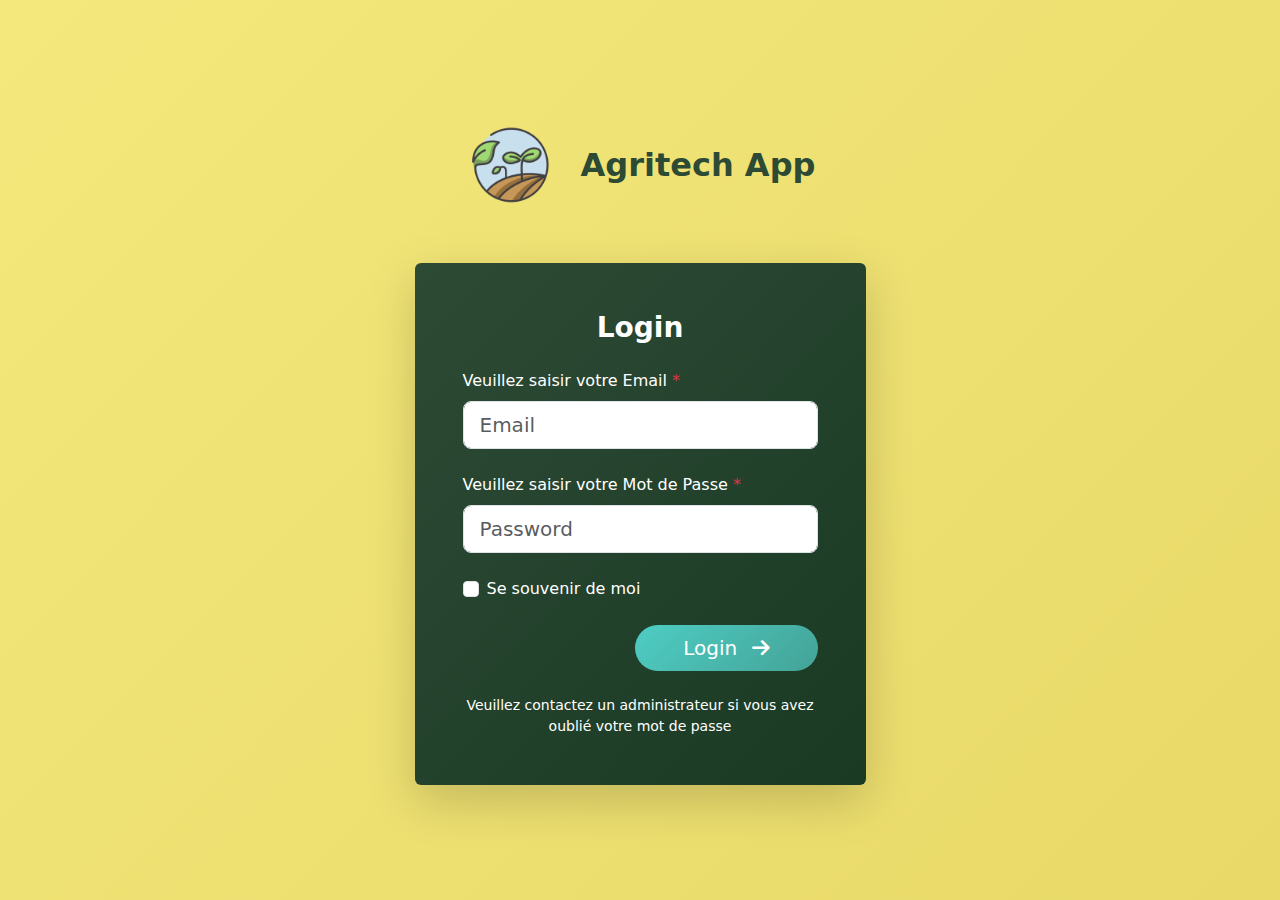
<file: deco.html>
<!DOCTYPE html>
<html lang="fr">
<head>
    <meta charset="UTF-8">
    <meta name="viewport" content="width=device-width, initial-scale=1.0">
    <title>Login - Agritech App</title>
    <link href="https://cdn.jsdelivr.net/npm/bootstrap@5.3.0/dist/css/bootstrap.min.css" rel="stylesheet">
    <link rel="stylesheet" href="https://cdnjs.cloudflare.com/ajax/libs/font-awesome/6.4.0/css/all.min.css">
</head>
<body style="background: linear-gradient(135deg, #f4e87c 0%, #e8d968 100%); min-height: 100vh;">
    
    <div class="container">
        <div class="row justify-content-center align-items-center min-vh-100">
            <div class="col-lg-5 col-md-7">
                
                <!-- Logo Section -->
                <div class="text-center mb-5">
                    <div class="d-flex align-items-center justify-content-center gap-3">
                        <img src="./image/favico.png" class="rounded-circle width="40 height="100" class="d-inline-block align-text-top rounded" alt="Logo">
                        <h2 class="fw-bold mb-0" style="color: #2d4a35;">Agritech App</h2>
                    </div>
                </div>

                <!-- Login Card -->
                <div class="card border-0 shadow-lg" style="background: linear-gradient(135deg, #2d4a35 0%, #1a3a24 100%);">
                    <div class="card-body p-5">
                        <h3 class="text-white text-center fw-bold mb-4">Login</h3>

                        <form action="./index.html">
                            <!-- Email Field -->
                            <div class="mb-4">
                                <label class="text-white mb-2">
                                    Veuillez saisir votre Email <span class="text-danger">*</span>
                                </label>
                                <input type="email" class="form-control form-control-lg" placeholder="Email" required>
                            </div>

                            <!-- Password Field -->
                            <div class="mb-4">
                                <label class="text-white mb-2">
                                    Veuillez saisir votre Mot de Passe <span class="text-danger">*</span>
                                </label>
                                <input type="password" class="form-control form-control-lg" placeholder="Password" required>
                            </div>

                            <!-- Remember Me Checkbox -->
                            <div class="form-check mb-4">
                                <input class="form-check-input" type="checkbox" id="rememberMe">
                                <label class="form-check-label text-white" for="rememberMe">
                                    Se souvenir de moi
                                </label>
                            </div>

                            <!-- Login Button -->
                            <div class="d-flex justify-content-end mb-4">
                                    <button type="submit" class="btn btn-lg px-5 rounded-pill" style="background: linear-gradient(135deg, #4ecdc4 0%, #44a397 100%); color: white; border: none;">
                                    Login <i class="fas fa-arrow-right ms-2"></i>
                                </button>
                            </div>

                            <!-- Forgot Password -->
                            <p class="text-white text-center small mb-0">
                                Veuillez contactez un administrateur si vous avez oublié votre mot de passe
                            </p>
                        </form>
                    </div>
                </div>

            </div>
        </div>
    </div>

    <script src="https://cdn.jsdelivr.net/npm/bootstrap@5.3.0/dist/js/bootstrap.bundle.min.js"></script>
</body>
</html>
</file>
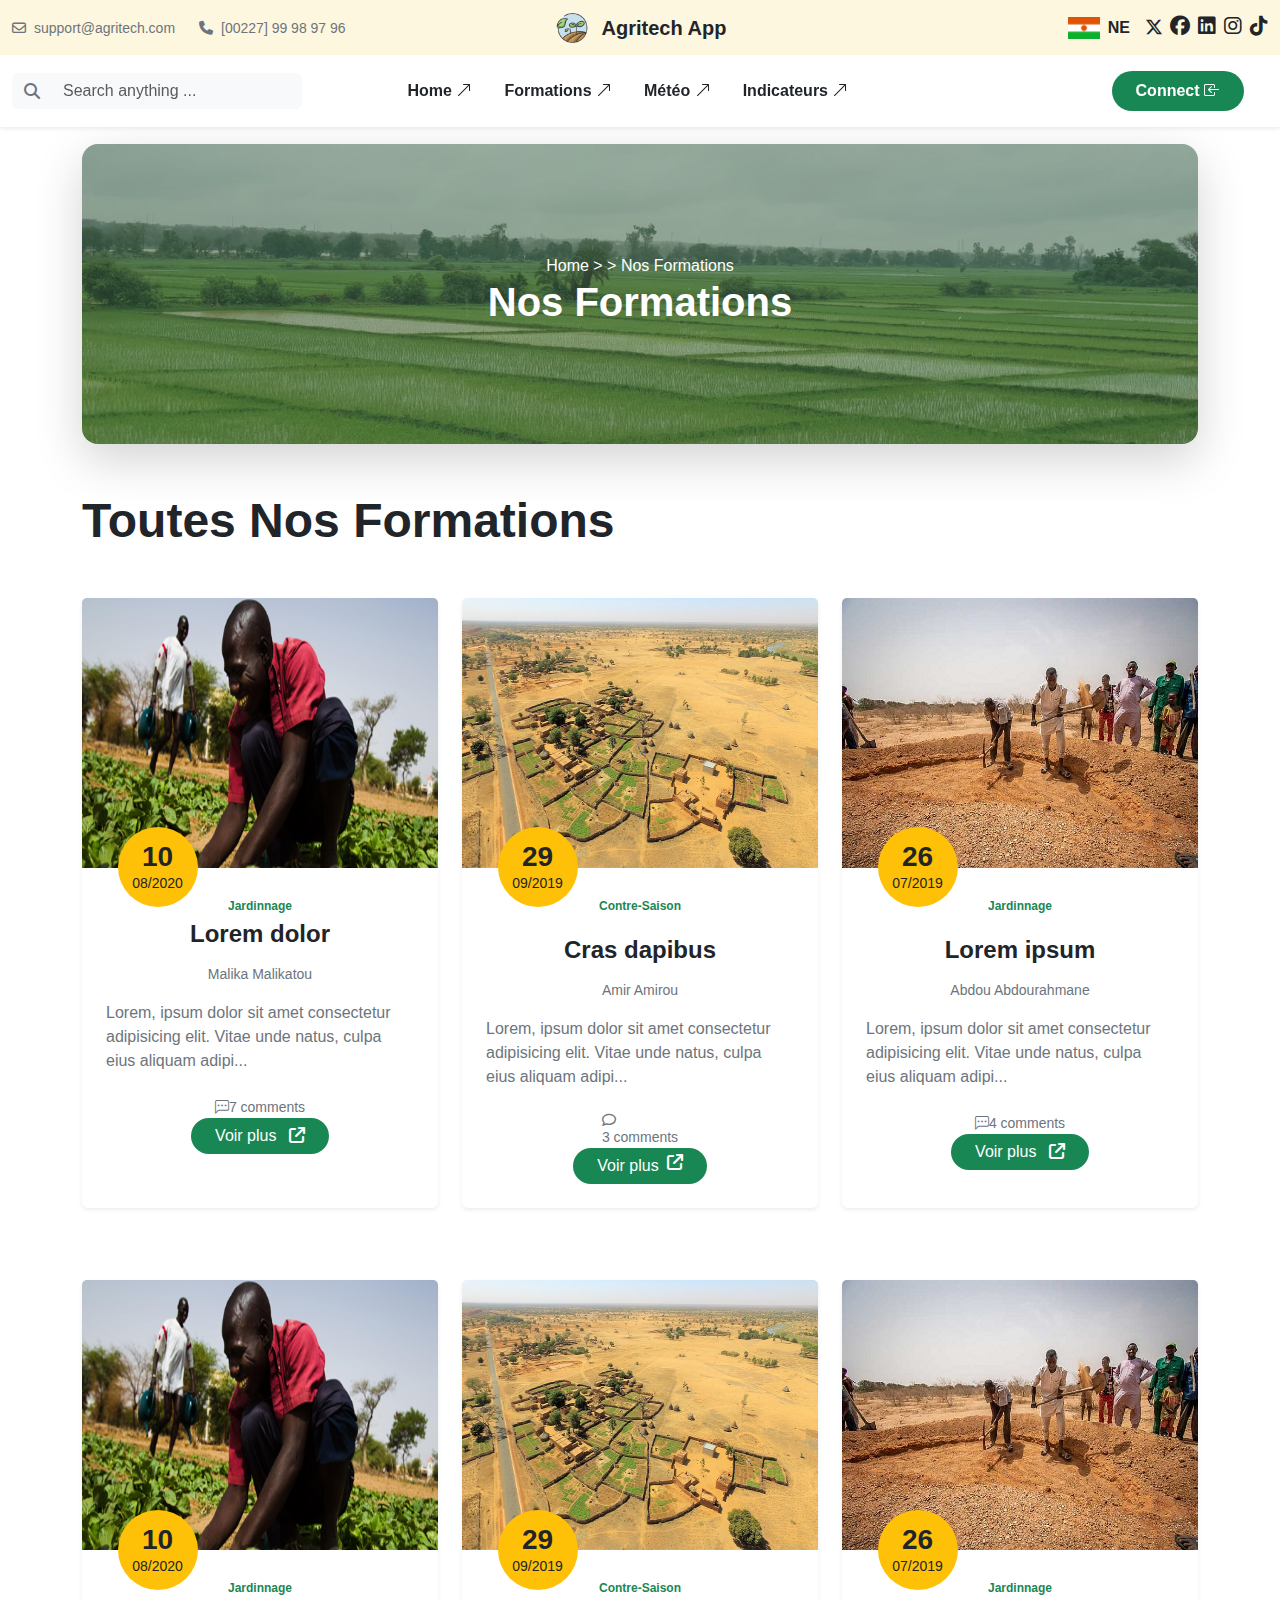
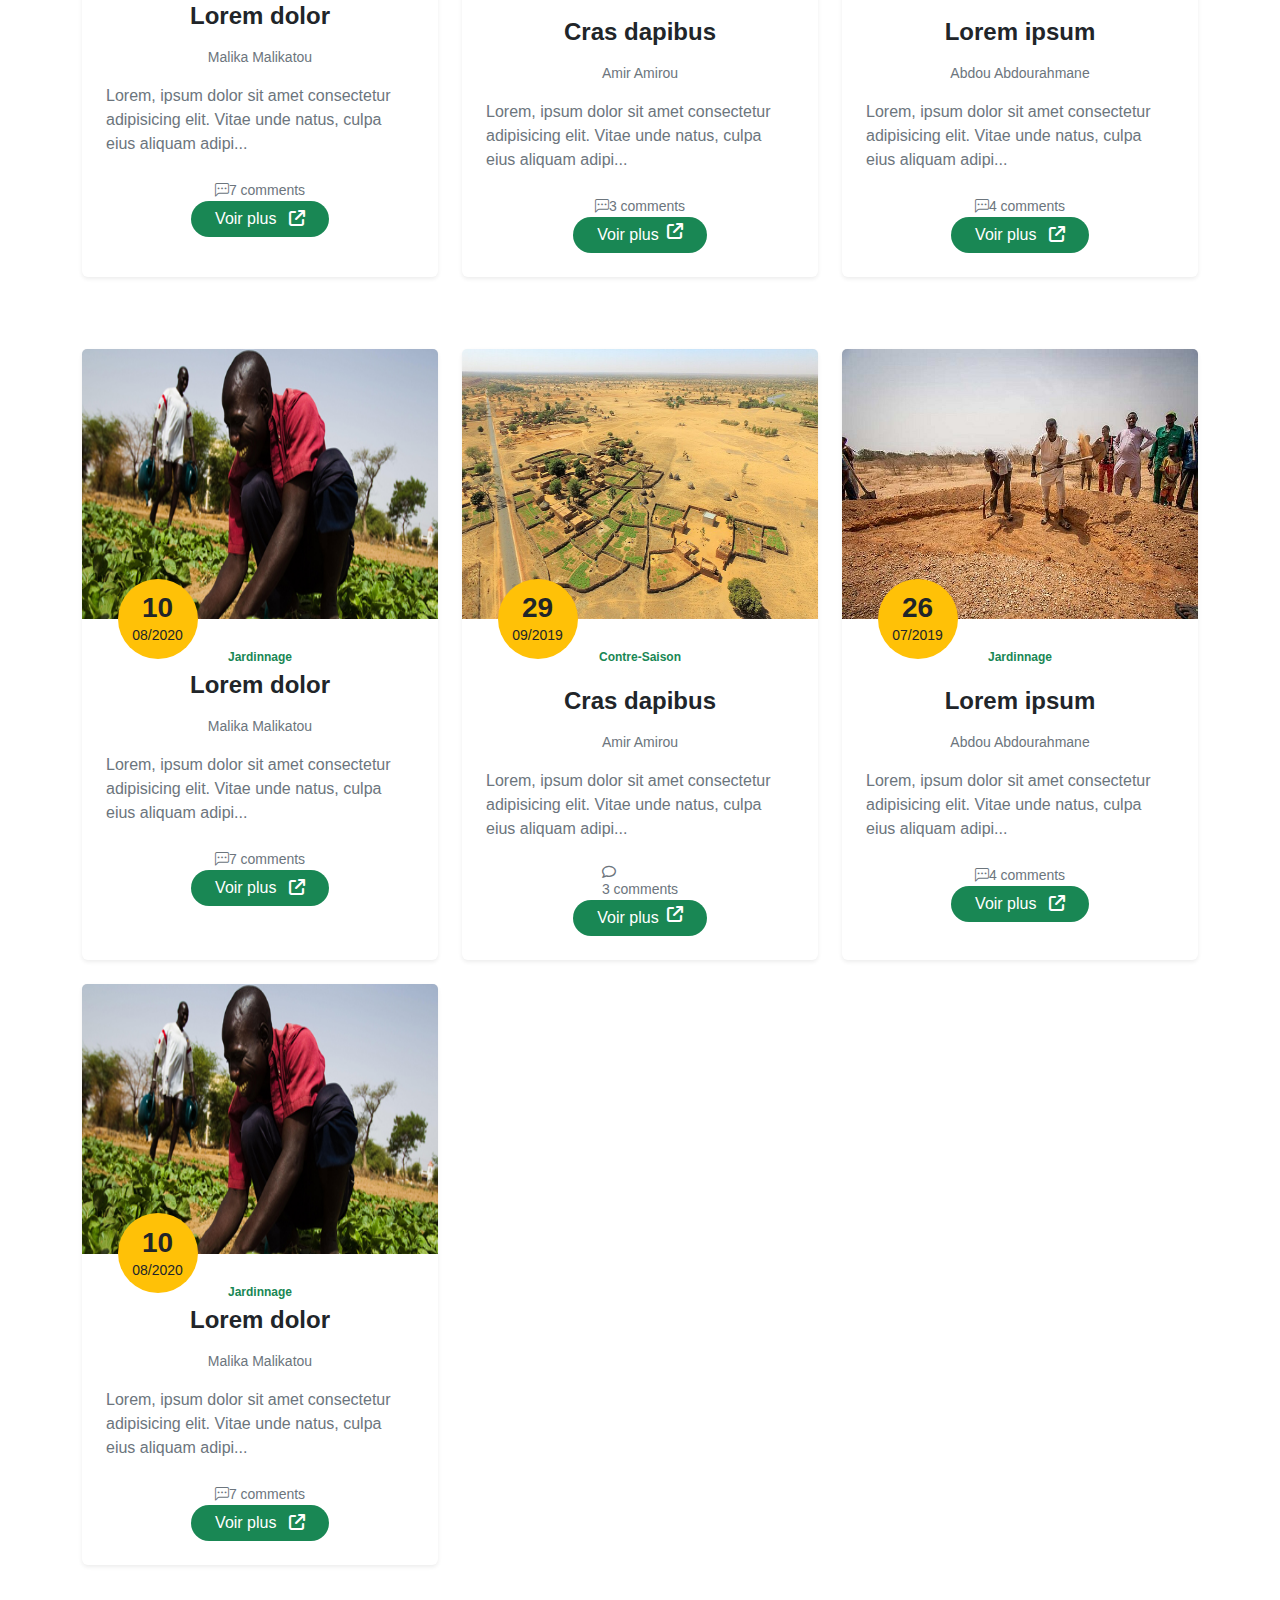
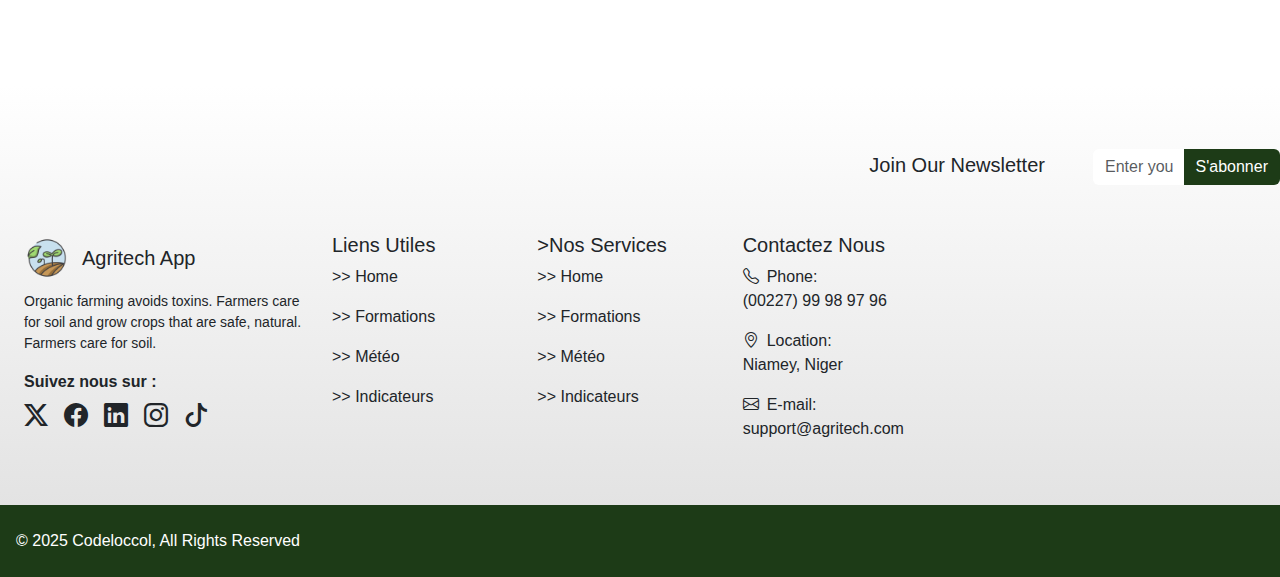
<file: formation.html>
<!DOCTYPE html>
<html lang="fr">
<head>
    <meta charset="UTF-8">
    <meta name="viewport" content="width=device-width, initial-scale=1.0">
    <title>Agritech App</title>
    <link href="https://cdn.jsdelivr.net/npm/bootstrap@5.3.0/dist/css/bootstrap.min.css" rel="stylesheet">
    <link rel="stylesheet" href="https://cdnjs.cloudflare.com/ajax/libs/font-awesome/6.4.0/css/all.min.css">
    <link rel="stylesheet" href="https://cdn.jsdelivr.net/npm/bootstrap-icons@1.13.1/font/bootstrap-icons.min.css">
    <link rel="stylesheet" href="./css/style.css">

</head>
<body>
    <!-- Top Bar -->
    <div id="entete" class="bg-light border-bottom py-2 fixed-top">
        <div class="container-fluid">
            <div class="row align-items-center">
                <div class="col-md-4">
                    <div class="d-flex gap-4">
                        <span class="text-secondary small">
                            <i class="far fa-envelope me-2"></i>support@agritech.com
                        </span>
                        <span class="text-secondary small">
                            <i class="fas fa-phone me-2"></i>[00227] 99 98 97 96
                        </span>
                    </div>
                </div>
                <div class="col-md-4 text-center">
                    <div class="d-flex align-items-center justify-content-center gap-2">
                        <img src="./image/favico.png" class="rounded-circle width="40 height="40" class="d-inline-block align-text-top rounded" alt="Logo">
                        <span class="fw-bold fs-5">Agritech App</span>
                    </div>
                </div>
                <div class="col-md-4">
                    <div class="d-flex align-items-center justify-content-end gap-3">
                        <div class="d-flex align-items-center gap-2">
                            <img src="./image/Niger.png" width="32" alt="India">
                            <span class="fw-bold">NE</span>
                        </div>
                        <div class="d-flex gap-2">
                            <a href="#" class="text-dark"><i class="bi bi-twitter-x"></i></a>
                            <a href="#" class="text-dark"><i class="fab fa-facebook fs-5"></i></a>
                            <a href="#" class="text-dark"><i class="fab fa-linkedin fs-5"></i></a>
                            <a href="#" class="text-dark"><i class="fab fa-instagram fs-5"></i></a>
                            <a href="#" class="text-dark"><i class="fab fa-tiktok fs-5"></i></a>
                        </div>
                    </div>
                </div>
            </div>
        </div>
    </div>

            



    Main Navbar
    <nav class="navbar navbar-expand-lg navbar-light bg-white shadow-sm py-3 fixed-top" style="top: 55px;">
        <div class="container-fluid">
            <div class="row w-100 align-items-center">
                <div class="col-lg-3">
                    <div class="input-group">
                        <span class="input-group-text bg-light border-end-0">
                            <i class="fas fa-search text-secondary"></i>
                        </span>
                        <input type="text" class="form-control shadow-none border-start-0 bg-light" placeholder="Search anything ...">
                    </div>
                </div>
                <div class="col-lg-6">
                    <ul class="nav justify-content-center nav-scale">
                        <li class="nav-item">
                            <a class="nav-link text-dark fw-semibold" href="./index.html">
                                Home <i class=""><i class="bi bi-arrow-up-right"></i></i>
                            </a>
                        </li>
                        <li class="nav-item">
                            <a class="nav-link text-dark fw-semibold" href="./formation.html">
                                Formations <i class=""><i class="bi bi-arrow-up-right"></i></i>
                            </a>
                        </li>
                        <li class="nav-item">
                            <a class="nav-link text-dark fw-semibold" href="#">
                                Météo <i class=""><i class="bi bi-arrow-up-right"></i></i>
                            </a>
                        </li>
                        <li class="nav-item">
                            <a class="nav-link text-dark fw-semibold" href="#">
                                Indicateurs <i class=""><i class="bi bi-arrow-up-right"></i></i>
                            </a>
                        </li>
                    </ul>
                </div>
                <div class="col-lg-3 text-end">
                  <a href="./deco.html">
                      <button class="btn btn-success rounded-pill px-4 py-2 fw-bold">
                        Connect <i class="bi bi-box-arrow-in-left"></i>
                    </button>
                  </a>
                </div>
            </div>
            
        </div>
    </nav><br><br><br><br>
    <!-- Agritech Banner -->
    <section class="py-5 ">
        <div class="container">
            <div class="position-relative overflow-hidden rounded-4 shadow-lg" style="height: 300px;">
                <img src="./image/Home Carroussel.jpg" class="w-100 h-100" style="object-fit: cover;" alt="Agriculture">
                <div class="position-absolute top-0 start-0 w-100 h-100 d-flex flex-column align-items-center justify-content-center" style="background: rgba(74, 124, 89, 0.4);">
                     <div class="d-flex justify-content-column text-white">Home > > Nos Formations </div>
                    <h3 class="display-6 text-white fw-bold">Nos Formations</h3>
                </div>
            </div>
        </div>
    </section>
    <!-- Toutes Nos Formations Section -->



    <section class=" gap-5 ">
        <div class="container">
            <h2 class="display-5 fw-bold mb-5">Toutes Nos Formations</h2>
            <div class="row g-4">
                <!-- Formation Card 1 -->
                <div class="col-lg-4 col-md-6  mb-5 d-flex align-items-center">
                    <div class="card border-0 stop shadow-sm h-100">
                        <div class="position-relative">
                            <img src="./image/Blog-img-1.jpg" class="card-img-top" alt="Formation">
                            <div class="position-absolute" style="top:85%; left:10%;">
                                <div class="bg-warning rounded-circle d-flex flex-column align-items-center justify-content-center" style="width: 80px; height: 80px;">
                                    <h3 class="fw-bold mb-0">10</h3>
                                    <small class="text-dark">08/2020</small>
                                </div>
                            </div>
                        </div>
                        <div class="card-body p-4 ">
                            <span class="badge   text-success  py-2 d-flex align-items-center d-flex justify-content-center">Jardinnage</span>
                            <h4 class="fw-bold mb-3 d-flex justify-content-center">Lorem dolor</h4>
                            <p class="text-secondary small mb-3 d-flex justify-content-center">Malika Malikatou</p>
                            <p class="text-secondary mb-4 d-flex justify-content-center">
                                Lorem, ipsum dolor sit amet consectetur adipisicing elit. Vitae unde natus, culpa eius aliquam adipi...
                            </p>
                            <div class="d-flex flex-column justify-content-center align-items-center">
                                <span class="text-secondary small">
                                   <i class="bi bi-chat-left-dots"></i>7  comments
                                </span>
                               <a href="./voir.html">
                                 <button class="btn btn-success rounded-pill px-4">
                                    Voir plus <i class="fas fa-arrow-up-right-from-square ms-2"></i>
                                </button>
                               </a>
                            </div>
                        </div>
                    </div>
                </div>

                <!-- Formation Card 2 -->
                <div class="col-lg-4 col-md-6 mb-5">
                    <div class="card border-0 stop shadow-sm h-100">
                        <div class="position-relative">
                            <img src="./image/Blog-img-4.jpg" class="card-img-top" alt="Formation">
                            <div class="position-absolute" style="top:85%; left:10%;">
                                <div class="bg-warning rounded-circle d-flex flex-column align-items-center justify-content-center" style="width: 80px; height: 80px;">
                                    <h3 class="fw-bold mb-0">29</h3>
                                    <small class="text-dark">09/2019</small>
                                </div>
                            </div>
                        </div>
                        <div class="card-body p-4">
                            <span class="badge bg-opacity-25 text-success mb-3 px-3 py-2 d-flex justify-content-center ">Contre-Saison</span>
                            <h4 class="fw-bold mb-3 d-flex justify-content-center">Cras dapibus</h4>
                            <p class="text-secondary small mb-3 d-flex justify-content-center">Amir Amirou</p>
                            <p class="text-secondary mb-4 d-flex justify-content-center">
                                Lorem, ipsum dolor sit amet consectetur adipisicing elit. Vitae unde natus, culpa eius aliquam adipi...
                            </p>
                            <div class="d-flex flex-column justify-content-between align-items-center">
                                <span class="text-secondary small">
                                    <i class="far fa-comment me-2 d-flex column"></i>3 comments
                                </span>
                               <a href="./voir.html">
                                 <button class="btn btn-success rounded-pill px-4 d-flex justify-content-center text-decoration-none">
                                    Voir plus <i class="fas fa-arrow-up-right-from-square ms-2"></i>
                                </button>
                               </a>
                            </div>
                        </div>
                    </div>
                </div>

                <!-- Formation Card 3 -->
                <div class="col-lg-4 col-md-6 mb-5">
                    <div class="card border-0 stop shadow-sm h-100">
                        <div class="position-relative">
                            <img src="./image/Blog-img-8.jpg" class="card-img-top" alt="Formation">
                            <div class="position-absolute"style="top:85%; left:10%;">
                                <div class="bg-warning rounded-circle d-flex flex-column align-items-center justify-content-center" style="width: 80px; height: 80px;">
                                    <h3 class="fw-bold mb-0">26</h3>
                                    <small class="text-dark">07/2019</small>
                                </div>
                            </div>
                        </div>
                        <div class="card-body p-4">
                            <span class="badge  bg-opacity-25 text-success mb-3 px-3 py-2 d-flex justify-content-center">Jardinnage</span>
                            <h4 class="fw-bold mb-3 d-flex justify-content-center">Lorem ipsum</h4>
                            <p class="text-secondary small mb-3 d-flex justify-content-center">Abdou Abdourahmane</p>
                            <p class="text-secondary mb-4 d-flex justify-content-center">
                                Lorem, ipsum dolor sit amet consectetur adipisicing elit. Vitae unde natus, culpa eius aliquam adipi...
                            </p>
                            <div class="d-flex flex-column justify-content-center align-items-center">
                                <span class="text-secondary small">
                                    <i class="bi bi-chat-left-dots"></i>4 comments
                                </span>
                                <a href="./voir.html">
                                    <button class="btn btn-success rounded-pill px-4">
                                    Voir plus <i class="fas fa-arrow-up-right-from-square ms-2"></i>
                                </button>
                                </a>
                            </div>
                        </div>
                    </div>
                </div>

                 <!-- Formation Card 1 -->
                <div class="col-lg-4 col-md-6 mb-5 d-flex align-items-center">
                    <div class="card border-0 stop shadow-sm h-100">
                        <div class="position-relative">
                            <img src="./image/Blog-img-1.jpg" class="card-img-top" alt="Formation">
                            <div class="position-absolute" style="top:85%; left:10%;">
                                <div class="bg-warning rounded-circle d-flex flex-column align-items-center justify-content-center" style="width: 80px; height: 80px;">
                                    <h3 class="fw-bold mb-0">10</h3>
                                    <small class="text-dark">08/2020</small>
                                </div>
                            </div>
                        </div>
                        <div class="card-body p-4 ">
                            <span class="badge   text-success  py-2 d-flex align-items-center d-flex justify-content-center">Jardinnage</span>
                            <h4 class="fw-bold mb-3 d-flex justify-content-center">Lorem dolor</h4>
                            <p class="text-secondary small mb-3 d-flex justify-content-center">Malika Malikatou</p>
                            <p class="text-secondary mb-4 d-flex justify-content-center">
                                Lorem, ipsum dolor sit amet consectetur adipisicing elit. Vitae unde natus, culpa eius aliquam adipi...
                            </p>
                            <div class="d-flex flex-column justify-content-center align-items-center">
                                <span class="text-secondary small">
                                   <i class="bi bi-chat-left-dots"></i>7 comments
                                </span>
                               <a href="./voir.html">
                                 <button class="btn btn-success rounded-pill px-4">
                                    Voir plus <i class="fas fa-arrow-up-right-from-square ms-2"></i>
                                </button>
                               </a>
                            </div>
                        </div>
                    </div>
                </div>
                 <div class="col-lg-4 col-md-6 mb-5">
                    <div class="card border-0 stop shadow-sm h-100">
                        <div class="position-relative">
                            <img src="./image/Blog-img-4.jpg" class="card-img-top" alt="Formation">
                            <div class="position-absolute" style="top:85%; left:10%;">
                                <div class="bg-warning rounded-circle d-flex flex-column align-items-center justify-content-center" style="width: 80px; height: 80px;">
                                    <h3 class="fw-bold mb-0">29</h3>
                                    <small class="text-dark">09/2019</small>
                                </div>
                            </div>
                        </div>
                        <div class="card-body p-4">
                            <span class="badge bg-opacity-25 text-success mb-3 px-3 py-2 d-flex justify-content-center ">Contre-Saison</span>
                            <h4 class="fw-bold mb-3 d-flex justify-content-center">Cras dapibus</h4>
                            <p class="text-secondary small mb-3 d-flex justify-content-center">Amir Amirou</p>
                            <p class="text-secondary mb-4 d-flex justify-content-center">
                                Lorem, ipsum dolor sit amet consectetur adipisicing elit. Vitae unde natus, culpa eius aliquam adipi...
                            </p>
                            <div class="d-flex flex-column justify-content-between align-items-center">
                                <span class="text-secondary small">
                                    <i class="bi bi-chat-left-dots"></i>3 comments
                                </span>
                               <a href="./voir.html">
                                 <button class="btn btn-success rounded-pill px-4 d-flex justify-content-center text-decoration-none">
                                    Voir plus <i class="fas fa-arrow-up-right-from-square ms-2"></i>
                                </button>
                               </a>
                            </div>
                        </div>
                    </div>
                </div>
                <div class="col-lg-4 col-md-6 mb-5">
                    <div class="card border-0 stop shadow-sm h-100">
                        <div class="position-relative">
                            <img src="./image/Blog-img-8.jpg" class="card-img-top" alt="Formation">
                            <div class="position-absolute" style="top:85%; left:10%;">
                                <div class="bg-warning rounded-circle d-flex flex-column align-items-center justify-content-center" style="width: 80px; height: 80px;">
                                    <h3 class="fw-bold mb-0">26</h3>
                                    <small class="text-dark">07/2019</small>
                                </div>
                            </div>
                        </div>
                        <div class="card-body p-4">
                            <span class="badge  bg-opacity-25 text-success mb-3 px-3 py-2 d-flex justify-content-center">Jardinnage</span>
                            <h4 class="fw-bold mb-3 d-flex justify-content-center">Lorem ipsum</h4>
                            <p class="text-secondary small mb-3 d-flex justify-content-center">Abdou Abdourahmane</p>
                            <p class="text-secondary mb-4 d-flex justify-content-center">
                                Lorem, ipsum dolor sit amet consectetur adipisicing elit. Vitae unde natus, culpa eius aliquam adipi...
                            </p>
                            <div class="d-flex flex-column justify-content-center align-items-center">
                                <span class="text-secondary small">
                                   <i class="bi bi-chat-left-dots"></i>4 comments
                                </span>
                                <a href="./voir.html">
                                    <button class="btn btn-success rounded-pill px-4">
                                    Voir plus <i class="fas fa-arrow-up-right-from-square ms-2"></i>
                                </button>
                                </a>
                            </div>
                        </div>
                    </div>
                </div>
                 <div class="col-lg-4 col-md-6 d-flex align-items-center">
                    <div class="card border-0 stop shadow-sm h-100">
                        <div class="position-relative">
                            <img src="./image/Blog-img-1.jpg" class="card-img-top" alt="Formation">
                            <div class="position-absolute" style="top:85%; left:10%;">
                                <div class="bg-warning rounded-circle d-flex flex-column align-items-center justify-content-center" style="width: 80px; height: 80px;">
                                    <h3 class="fw-bold mb-0">10</h3>
                                    <small class="text-dark">08/2020</small>
                                </div>
                            </div>
                        </div>
                        <div class="card-body p-4 ">
                            <span class="badge   text-success  py-2 d-flex align-items-center d-flex justify-content-center">Jardinnage</span>
                            <h4 class="fw-bold mb-3 d-flex justify-content-center">Lorem dolor</h4>
                            <p class="text-secondary small mb-3 d-flex justify-content-center">Malika Malikatou</p>
                            <p class="text-secondary mb-4 d-flex justify-content-center">
                                Lorem, ipsum dolor sit amet consectetur adipisicing elit. Vitae unde natus, culpa eius aliquam adipi...
                            </p>
                            <div class="d-flex flex-column justify-content-center align-items-center">
                                <span class="text-secondary small">
                                   <i class="bi bi-chat-left-dots"></i></i>7 comments
                                </span>
                               <a href="./voir.html">
                                 <button class="btn btn-success rounded-pill px-4">
                                    Voir plus <i class="fas fa-arrow-up-right-from-square ms-2"></i>
                                </button>
                               </a>
                            </div>
                        </div>
                    </div>
                </div>

                <!-- Formation Card 2 -->
                <div class="col-lg-4 col-md-6">
                    <div class="card border-0 stop shadow-sm h-100">
                        <div class="position-relative">
                            <img src="./image/Blog-img-4.jpg" class="card-img-top" alt="Formation">
                            <div class="position-absolute" style="top:85%; left:10%;">
                                <div class="bg-warning rounded-circle d-flex flex-column align-items-center justify-content-center" style="width: 80px; height: 80px;">
                                    <h3 class="fw-bold mb-0">29</h3>
                                    <small class="text-dark">09/2019</small>
                                </div>
                            </div>
                        </div>
                        <div class="card-body p-4">
                            <span class="badge bg-opacity-25 text-success mb-3 px-3 py-2 d-flex justify-content-center ">Contre-Saison</span>
                            <h4 class="fw-bold mb-3 d-flex justify-content-center">Cras dapibus</h4>
                            <p class="text-secondary small mb-3 d-flex justify-content-center">Amir Amirou</p>
                            <p class="text-secondary mb-4 d-flex justify-content-center">
                                Lorem, ipsum dolor sit amet consectetur adipisicing elit. Vitae unde natus, culpa eius aliquam adipi...
                            </p>
                            <div class="d-flex flex-column justify-content-between align-items-center">
                                <span class="text-secondary small">
                                    <i class="far fa-comment me-2 d-flex column"></i>3 comments
                                </span>
                               <a href="./voir.html">
                                 <button class="btn btn-success rounded-pill px-4 d-flex justify-content-center text-decoration-none">
                                    Voir plus <i class="fas fa-arrow-up-right-from-square ms-2"></i>
                                </button>
                               </a>
                            </div>
                        </div>
                    </div>
                </div>

                <!-- Formation Card 3 -->
                <div class="col-lg-4 col-md-6">
                    <div class="card border-0 stop shadow-sm h-100">
                        <div class="position-relative">
                            <img src="./image/Blog-img-8.jpg" class="card-img-top" alt="Formation">
                            <div class="position-absolute" style="top:85%; left:10%;">
                                <div class="bg-warning rounded-circle d-flex flex-column align-items-center justify-content-center" style="width: 80px; height: 80px;">
                                    <h3 class="fw-bold mb-0">26</h3>
                                    <small class="text-dark">07/2019</small>
                                </div>
                            </div>
                        </div>
                        <div class="card-body p-4">
                            <span class="badge  bg-opacity-25 text-success mb-3 px-3 py-2 d-flex justify-content-center">Jardinnage</span>
                            <h4 class="fw-bold mb-3 d-flex justify-content-center">Lorem ipsum</h4>
                            <p class="text-secondary small mb-3 d-flex justify-content-center">Abdou Abdourahmane</p>
                            <p class="text-secondary mb-4 d-flex justify-content-center">
                                Lorem, ipsum dolor sit amet consectetur adipisicing elit. Vitae unde natus, culpa eius aliquam adipi...
                            </p>
                            <div class="d-flex flex-column justify-content-center align-items-center">
                                <span class="text-secondary small">
                                   <i class="bi bi-chat-left-dots"></i>4 comments
                                </span>
                                <a href="./voir.html">
                                    <button class="btn btn-success rounded-pill px-4">
                                    Voir plus <i class="fas fa-arrow-up-right-from-square ms-2"></i>
                                </button>
                                </a>
                            </div>
                        </div>
                    </div>
                </div>

                <div class="col-lg-4 col-md-6 mb-5 d-flex align-items-center">
                    <div class="card border-0 stop shadow-sm h-100">
                        <div class="position-relative">
                            <img src="./image/Blog-img-1.jpg" class="card-img-top" alt="Formation">
                            <div class="position-absolute" style="top:85%; left:10%;">
                                <div class="bg-warning rounded-circle d-flex flex-column align-items-center justify-content-center" style="width: 80px; height: 80px; ">
                                    <h3 class="fw-bold mb-0">10</h3>
                                    <small class="text-dark">08/2020</small>
                                </div>
                            </div>
                        </div>
                        <div class="card-body p-4 ">
                            <span class="badge   text-success  py-2 d-flex align-items-center d-flex justify-content-center">Jardinnage</span>
                            <h4 class="fw-bold mb-3 d-flex justify-content-center">Lorem dolor</h4>
                            <p class="text-secondary small mb-3 d-flex justify-content-center">Malika Malikatou</p>
                            <p class="text-secondary mb-4 d-flex justify-content-center">
                                Lorem, ipsum dolor sit amet consectetur adipisicing elit. Vitae unde natus, culpa eius aliquam adipi...
                            </p>
                            <div class="d-flex flex-column justify-content-center align-items-center">
                                <span class="text-secondary small">
                                    <i class="bi bi-chat-left-dots"></i>7 comments
                                </span>
                               <a href="./voir.html">
                                 <button class="btn btn-success rounded-pill px-4">
                                    Voir plus <i class="fas fa-arrow-up-right-from-square ms-2"></i>
                                </button>
                               </a>
                            </div>
                        </div>
                    </div>
                </div>
            </div>
            
        </div>

    
            
            
           
        
    </section>


   
   

    
        <br><br><br>
        <!-- FOOTER -->
  <footer>

    <!-- Section principale -->
    <div class="py-5" style="background: linear-gradient(180deg, #ffffff, #e3e3e3);">
        <div class="row pb-4 mb-4">
            <div class="col-md-4 ms-auto d-flex flex-row align-items-end gap-5">

                <h5 class="text-nowrap">Join Our Newsletter</h5>

                <div class="input-group mt-3" style="max-width: 480px;">
                    <input type="email" class="form-control shadow-none" placeholder="Enter your Email">
                    <button class="btn" style="background:#1d3b17; color:white;">
                        S'abonner
                    </button>
                </div>

            </div>
        </div>


        <div class="container-fluid">
            <div class="row gy-40 container-fluid">
                

                <!-- Colonne 1 : Logo + texte -->
                <div class="col-md-3">
                    <div class="d-flex align-items-center mb-2">
                        <img src="./image/favico.png" alt="logo" width="50" class="me-2">
                        <h5 class="m-0">Agritech App</h5>
                    </div>
                    <p style="font-size:14px;">
                        Organic farming avoids toxins. Farmers care for soil and grow crops 
                        that are safe, natural. Farmers care for soil.
                    </p>

                    <p class="fw-bold mt-3 mb-1">Suivez nous sur :</p>

                    <div class="d-flex gap-3 fs-4">
                       <i class="bi bi-twitter-x"></i>
                        <i class="bi bi-facebook"></i>
                        <i class="bi bi-linkedin"></i>
                        <i class="bi bi-instagram"></i>
                        <i class="bi bi-tiktok"></i>
                    </div>
                </div>

                

                <!-- Colonne 2 : Liens utiles -->
                <div class="col-md-2">
                    <h5>Liens Utiles</h5>
                    <p>>> Home</p>
                    <p>>> Formations</p>
                    <p>>> Météo</p>
                    <p>>> Indicateurs</p>
                </div>

                <!-- Colonne 3 : Nos services -->
                <div class="col-md-2">
                    <h5>>Nos Services</h5>
                    <p>>> Home</p>
                    <p>>> Formations</p>
                    <p>>> Météo</p>
                    <p>>> Indicateurs</p>
                </div>
                <!-- Colonne 5 : Newsletter (à droite) -->
                

                <!-- Colonne 4 : Contact -->
                <div class="col-md-2  ">
                    <h5>Contactez Nous</h5>

                    <p class="m-0"><i class="bi bi-telephone me-2"></i>Phone:</p>
                    <p>(00227) 99 98 97 96</p>

                    <p class="m-0"><i class="bi bi-geo-alt me-2"></i>Location:</p>
                    <p>Niamey, Niger</p>

                    <p class="m-0"><i class="bi bi-envelope me-2"></i>E-mail:</p>
                    <p>support@agritech.com</p>
                </div>

                
            </div>
        </div>
     </div>

        <!-- Barre inférieure -->
        <div style="background:#1d3b17; color:white;" class=" py-4 fauter px-3">
            © 2025 Codeloccol, All Rights Reserved
        </div>
 </footer>

   <!-- MENU_TOGLLE -->
    <script src="https://cdn.jsdelivr.net/npm/bootstrap@5.3.0/dist/js/bootstrap.bundle.min.js"></script>
    
     <nav class="navbar bg-body-tertiary fixed-top d-md-none" >
    <div class="container-fluid d-flex justify-content-between d-md-none ">
         <div class="col-md-4 text-center">
                    <div class="d-flex align-items-center justify-content-center gap-2">
                        <img src="./image/favico.png" class="rounded-circle width="40 height="40" class="d-inline-block align-text-top rounded" alt="Logo">
                        <span class="fw-bold fs-5">Agritech App</span>
                    </div>
                </div>
        <button class="navbar-toggler" type="button" 
                data-bs-toggle="offcanvas" 
                data-bs-target="#offcanvasNavbar"
                aria-controls="offcanvasNavbar ">
            <span class="navbar-toggler-icon"></span>
        </button>

        <!-- OFFCANVAS MENU -->
        <div class="offcanvas offcanvas-start" tabindex="-1" id="offcanvasNavbar">

            <!-- HEADER -->
            <div class="offcanvas-header">
                <h5 class="offcanvas-title d-flex align-items-center">

                    <img src="./image/favico.png" width="40" height="40" class="rounded-circle me-2">
                    <span>Agritech Menu</span>
                </h5>

                <button type="button" class="btn-close" data-bs-dismiss="offcanvas"></button>
            </div>

            <!-- BODY -->
            <div class="offcanvas-body">

                <!-- BOUTON CONNECT -->
                <button class="btn w-50 py-2 mb-4" 
                        style="background:#1d3b17; color:white; border-radius:35px;">
                    Connect <i class="bi bi-box-arrow-in-right ms-2"></i>
                </button>

                <hr>

                <!-- MENU LINKS -->
                 <hr>
                <ul class="list-unstyled ms-2">
                    <li class="mb-3">
                        <a href="./index.html" class="text-decoration-none text-dark fs-5">
                            Home <i class="bi bi-arrow-up-right"></i>
                        </a>
                    </li>

                    <li class="mb-3">
                        <a href="./formation.html" class="text-decoration-none text-dark fs-5">
                            Blogs <i class="bi bi-arrow-up-right"></i>
                        </a>
                    </li>

                    <li class="mb-3">
                        <a href="#" class="text-decoration-none text-dark fs-5">
                            Météo <i class="bi bi-arrow-up-right"></i>
                        </a>
                    </li>

                    <li class="mb-3">
                        <a href="#" class="text-decoration-none text-dark fs-5">
                            Indicateurs <i class="bi bi-arrow-up-right"></i>
                        </a>
                    </li>
                </ul>

                <hr class="my-4">

                <!-- SOCIAL LINKS -->
                <h6 class="fw-bold mb-3">Socials Links:</h6>

                <div class="d-flex align-items-center mb-3 gap-3">

                    <img src="./image/Niger.png" width="32" class="border">
                    <span class="fw-bold">NE</span>

                    <i class="bi bi-twitter-x fs-4"></i>
                    <i class="bi bi-facebook fs-4"></i>
                    <i class="bi bi-linkedin fs-4"></i>
                    <i class="bi bi-instagram fs-4"></i>
                    <i class="bi bi-tiktok fs-4"></i>

                </div>

                <!-- EMAIL -->
                <p>
                    <i class="bi bi-envelope me-2"></i>
                    support@agritech.com
                </p>

                <!-- PHONE -->
                <p>
                    <i class="bi bi-telephone me-2"></i>
                    (00227) 99 98 97 96
                </p>

            </div>
        </div>
    </div>






    
</body>
</html>
</file>
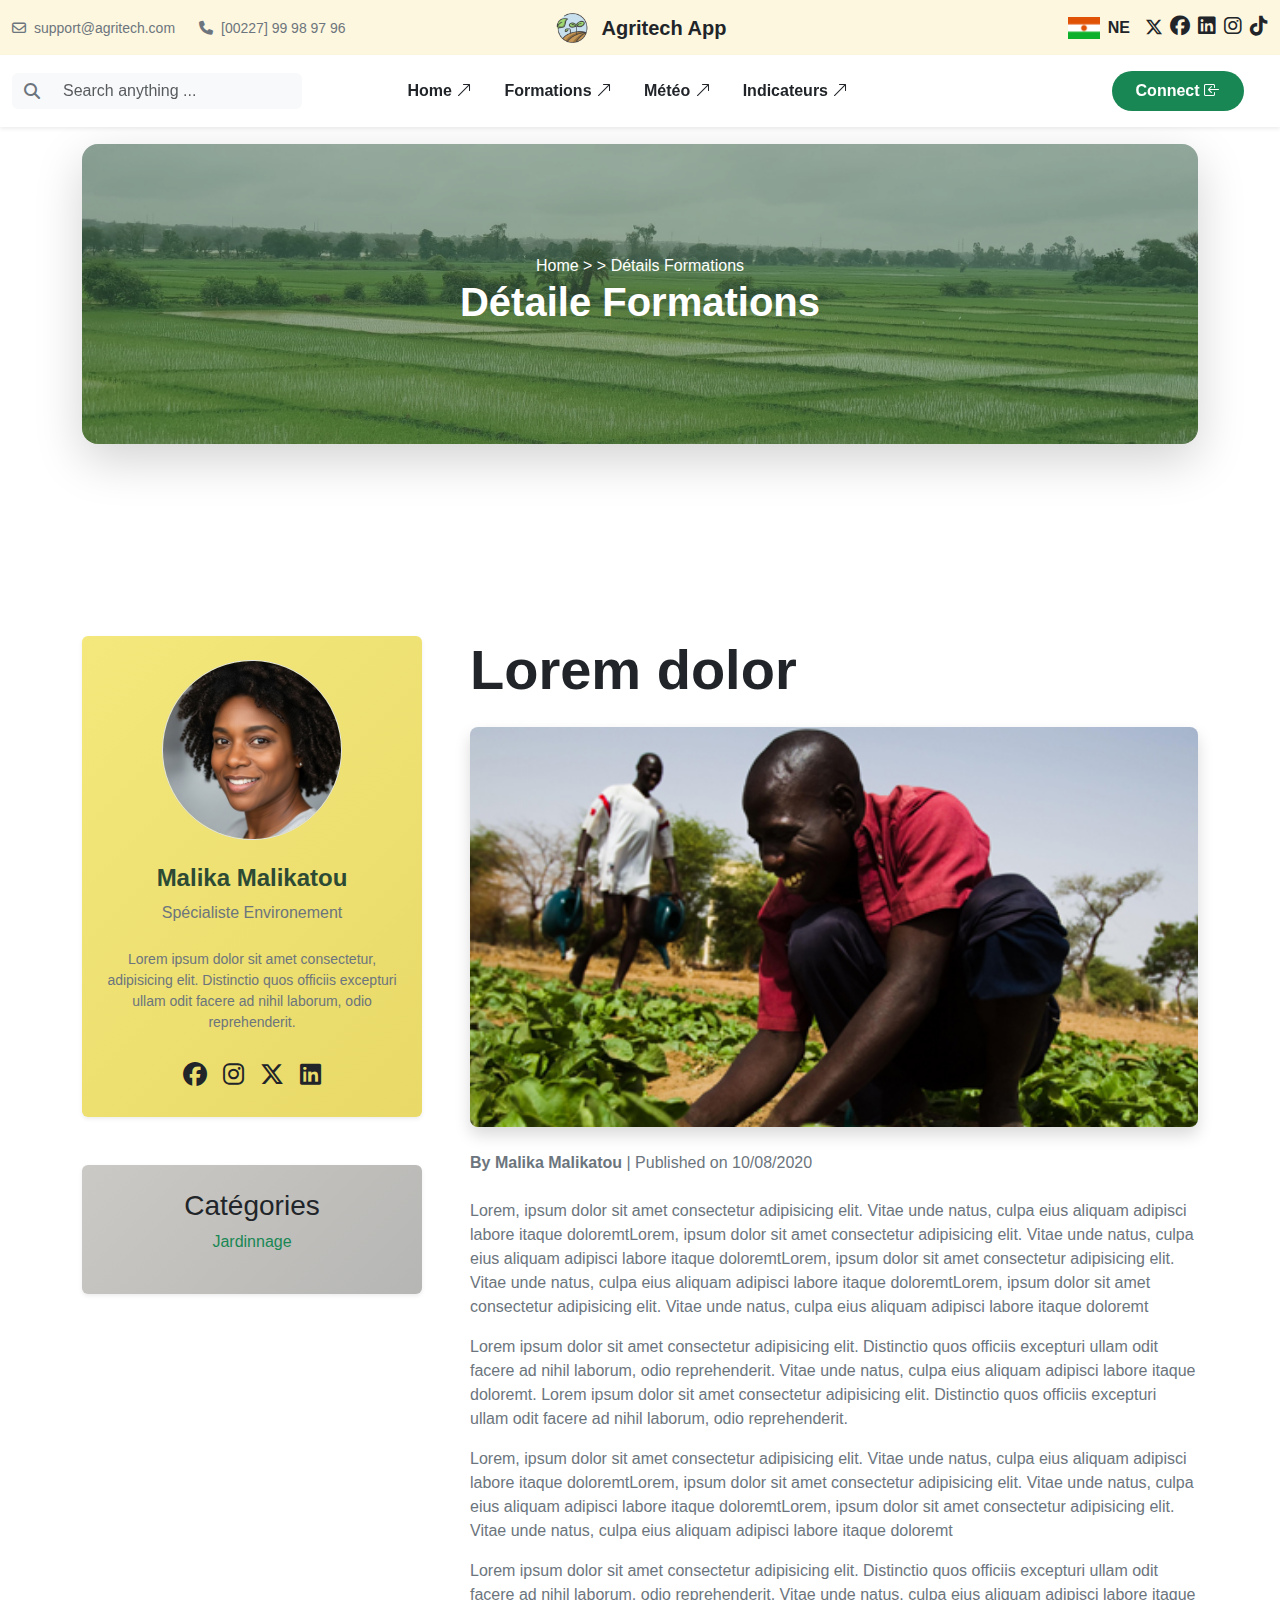
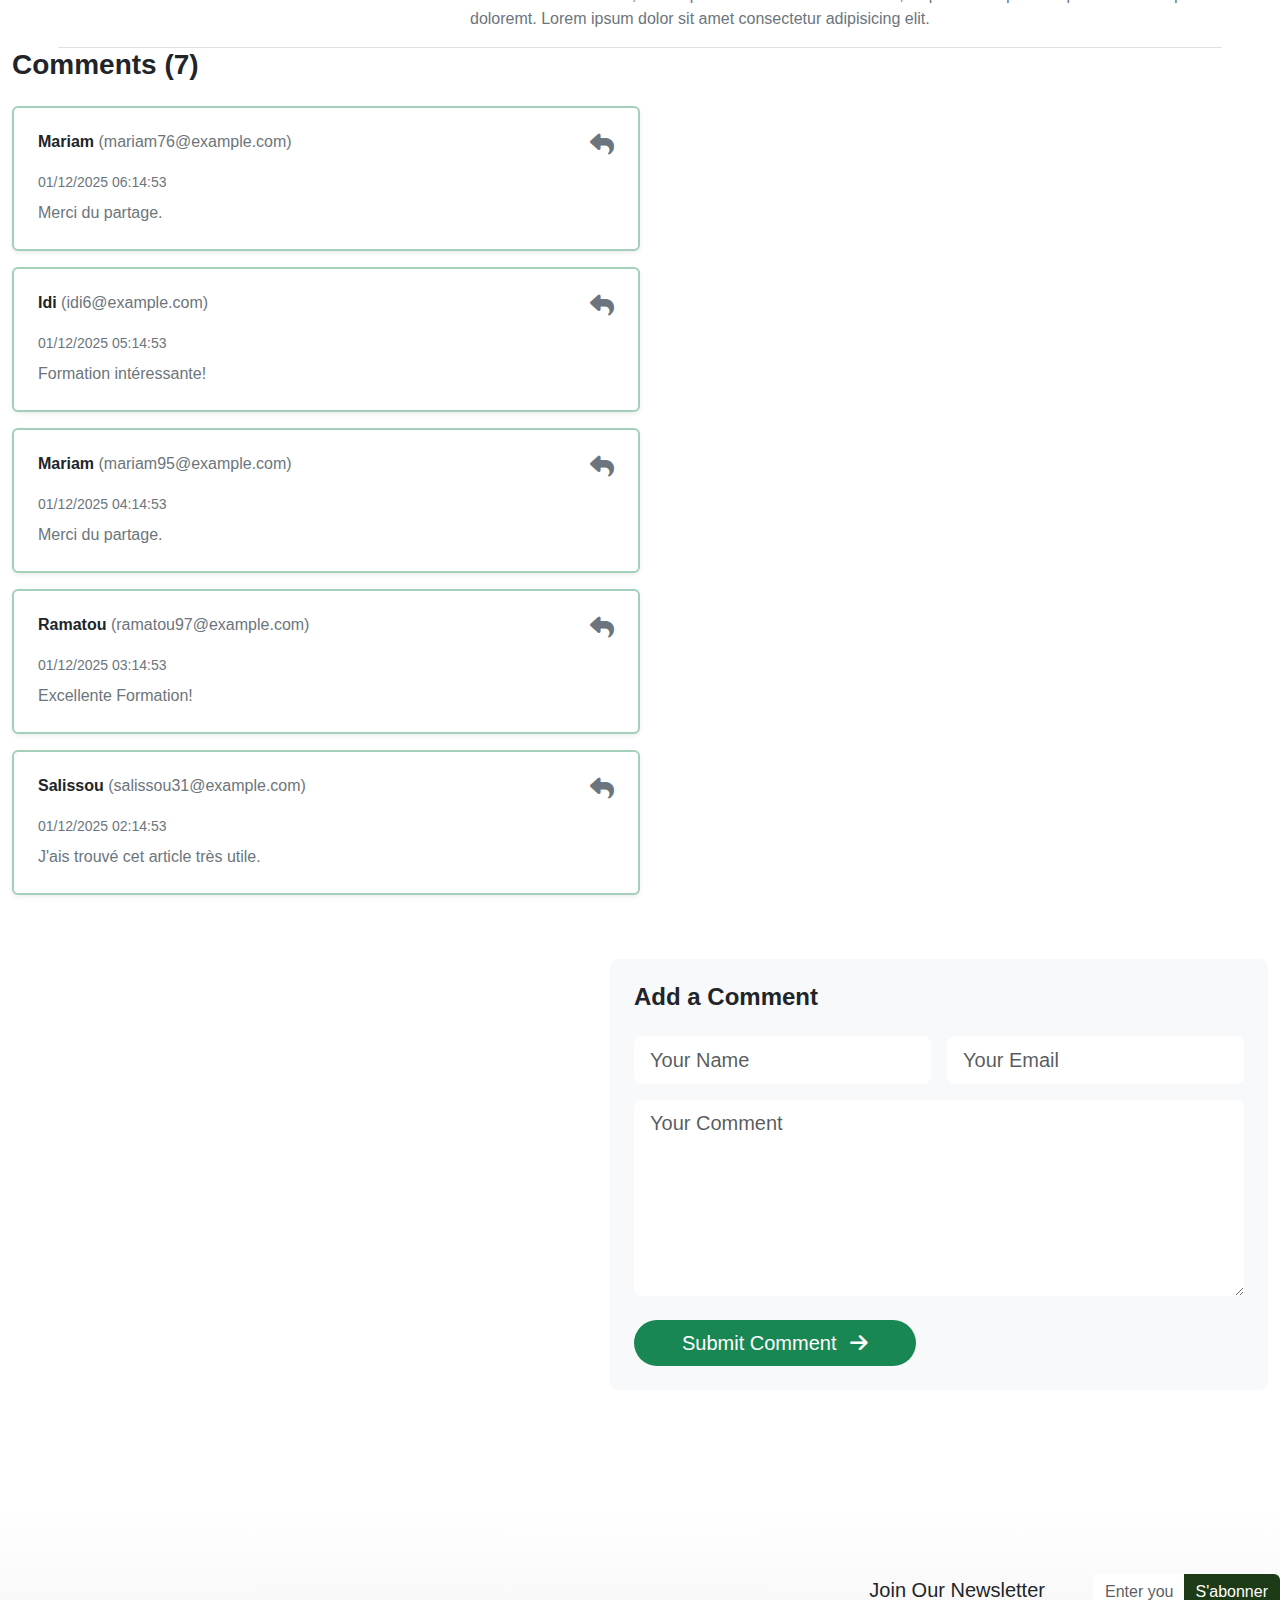
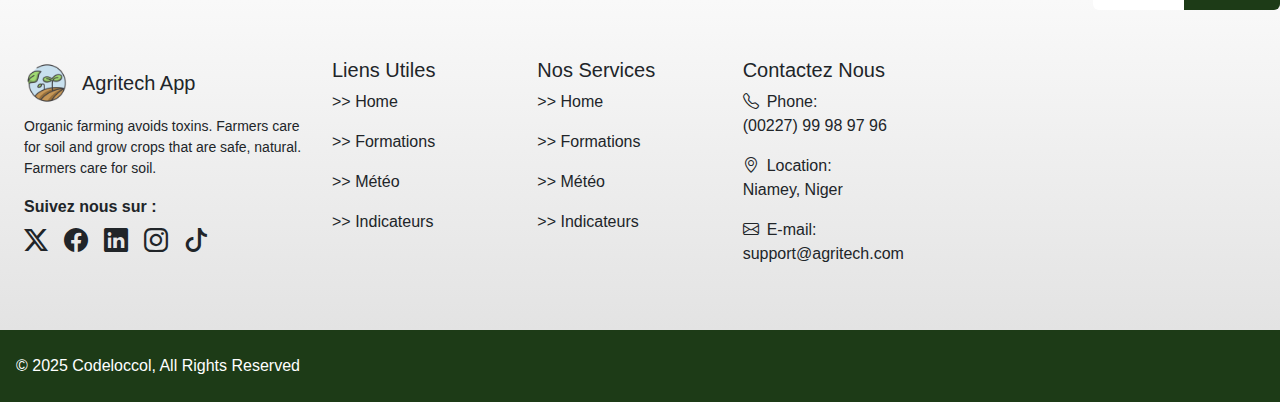
<file: voir.html>
<!DOCTYPE html>
<html lang="fr">
<head>
    <meta charset="UTF-8">
    <meta name="viewport" content="width=device-width, initial-scale=1.0">
    <title>Agritech App</title>
    <link href="https://cdn.jsdelivr.net/npm/bootstrap@5.3.0/dist/css/bootstrap.min.css" rel="stylesheet">
    <link rel="stylesheet" href="https://cdnjs.cloudflare.com/ajax/libs/font-awesome/6.4.0/css/all.min.css">
    <link rel="stylesheet" href="https://cdn.jsdelivr.net/npm/bootstrap-icons@1.13.1/font/bootstrap-icons.min.css">
    <link rel="stylesheet" href="./css/style.css">

</head>
<body>
    <!-- Top Bar -->
    <div id="entete" class="bg-light border-bottom py-2 fixed-top">
        <div class="container-fluid">
            <div class="row align-items-center">
                <div class="col-md-4">
                    <div class="d-flex gap-4">
                        <span class="text-secondary small">
                            <i class="far fa-envelope me-2"></i>support@agritech.com
                        </span>
                        <span class="text-secondary small">
                            <i class="fas fa-phone me-2"></i>[00227] 99 98 97 96
                        </span>
                    </div>
                </div>
                <div class="col-md-4 text-center">
                    <div class="d-flex align-items-center justify-content-center gap-2">
                        <img src="./image/favico.png" class="rounded-circle width="40 height="40" class="d-inline-block align-text-top rounded" alt="Logo">
                        <span class="fw-bold fs-5">Agritech App</span>
                    </div>
                </div>
                <div class="col-md-4">
                    <div class="d-flex align-items-center justify-content-end gap-3">
                        <div class="d-flex align-items-center gap-2">
                            <img src="./image/Niger.png" width="32" alt="India">
                            <span class="fw-bold">NE</span>
                        </div>
                        <div class="d-flex gap-2">
                            <a href="#" class="text-dark"><i class="bi bi-twitter-x"></i></a>
                            <a href="#" class="text-dark"><i class="fab fa-facebook fs-5"></i></a>
                            <a href="#" class="text-dark"><i class="fab fa-linkedin fs-5"></i></a>
                            <a href="#" class="text-dark"><i class="fab fa-instagram fs-5"></i></a>
                            <a href="#" class="text-dark"><i class="fab fa-tiktok fs-5"></i></a>
                        </div>
                    </div>
                </div>
            </div>
        </div>
    </div>

            



    Main Navbar
    <nav class="navbar navbar-expand-lg navbar-light bg-white shadow-sm py-3 fixed-top" style="top: 55px;">
        <div class="container-fluid">
            <div class="row w-100 align-items-center">
                <div class="col-lg-3">
                    <div class="input-group">
                        <span class="input-group-text bg-light border-end-0">
                            <i class="fas fa-search text-secondary"></i>
                        </span>
                        <input type="text" class="form-control border-start-0 bg-light" placeholder="Search anything ...">
                    </div>
                </div>
                <div class="col-lg-6">
                    <ul class="nav justify-content-center nav-scale">
                        <li class="nav-item">
                            <a class="nav-link text-dark fw-semibold" href="./index.html">
                                Home <i class=""><i class="bi bi-arrow-up-right"></i></i>
                            </a>
                        </li>
                        <li class="nav-item">
                            <a class="nav-link text-dark fw-semibold" href="./formation.html">
                                Formations <i class=""><i class="bi bi-arrow-up-right"></i></i>
                            </a>
                        </li>
                        <li class="nav-item">
                            <a class="nav-link text-dark fw-semibold" href="#">
                                Météo <i class=""><i class="bi bi-arrow-up-right"></i></i>
                            </a>
                        </li>
                        <li class="nav-item">
                            <a class="nav-link text-dark fw-semibold" href="#">
                                Indicateurs <i class=""><i class="bi bi-arrow-up-right"></i></i>
                            </a>
                        </li>
                    </ul>
                </div>
                <div class="col-lg-3 text-end">
                  <a href="./deco.html">
                      <button class="btn btn-success rounded-pill px-4 py-2 fw-bold">
                        Connect <i class="bi bi-box-arrow-in-left"></i>
                    </button>
                  </a>
                </div>
            </div>
            
        </div>
    </nav><br><br><br><br>
    <!-- Agritech Banner -->
    <section class="py-5">
        <div class="container">
            <div class="position-relative overflow-hidden rounded-4 shadow-lg" style="height: 300px;">
                <img src="./image/Home Carroussel.jpg" class="w-100 h-100" style="object-fit: cover;" alt="Agriculture">
                <div class="position-absolute top-0 start-0 w-100 h-100 d-flex flex-column align-items-center justify-content-center" style="background: rgba(74, 124, 89, 0.4);">
                     <div class="d-flex justify-content-column text-white">Home > > Détails Formations </div>
                    <h3 class="display-6 text-white fw-bold">Détaile Formations</h3>
                </div>
            </div>
        </div>
    </section>






    <!-- Main Content -->
    <section class="py-5">
        <div class="container">
            <div class="row g-5 mt-4 pt-4 border-bottom">
                
                <!-- Sidebar - Author Card -->
                <div class="col-lg-4">
                    <div class="card border-0 shadow-sm" style="background: linear-gradient(135deg, #f4e87c 0%, #e8d968 100%);">
                        <div class="card-body p-4 text-center">
                            <!-- Author Photo -->
                            <div class="mb-4">
                                <img src="./image/avatar-1.png" class="rounded-circle border" width="180" height="180" style="object-fit: cover;" alt="Malika Malikatou">
                            </div>
                            
                            <!-- Author Info -->
                            <h4 class="fw-bold mb-2" style="color: #2d4a35;">Malika Malikatou</h4>
                            <p class="text-secondary mb-4">Spécialiste Environement</p>
                            
                            <!-- Bio -->
                            <p class="text-secondary small mb-4">
                                Lorem ipsum dolor sit amet consectetur, adipisicing elit. Distinctio quos officiis excepturi ullam odit facere ad nihil laborum, odio reprehenderit.
                            </p>
                            
                            <!-- Social Icons -->
                            <div class="d-flex justify-content-center gap-3">
                                <a href="#" class="text-dark fs-4"><i class="fab fa-facebook"></i></a>
                                <a href="#" class="text-dark fs-4"><i class="fab fa-instagram"></i></a>
                                <a href="#" class="text-dark fs-4"><i class="fab fa-x-twitter"></i></a>
                                <a href="#" class="text-dark fs-4"><i class="fab fa-linkedin"></i></a>
                            </div>
                        </div>
                    </div>
                    <div class="card border-0 shadow-sm card-body p-4 text-center mt-5" style="background: linear-gradient(135deg, #cbc9c5 0%, #b6b6b4 100%);">
                        <h3>Catégories</h3>
                        <p class="text-success">Jardinnage</p>
                    </div>
                </div>
          

                <!-- Main Content Area -->
                <div class="col-lg-8">
                    <!-- Title -->
                    <h1 class="display-4 fw-bold mb-4">Lorem dolor</h1>
                    
                    <!-- Featured Image -->
                    <div class="mb-4">
                        <img src="./image/Blog-img-1.jpg" class="w-100 rounded-3 shadow" style="object-fit: cover; height: 400px;" alt="Formation">
                    </div>
                    
                    <!-- Meta Info -->
                    <p class="text-secondary mb-4">
                        <strong>By Malika Malikatou</strong> | Published on 10/08/2020
                    </p>
                    
                    <!-- Article Content -->
                    <div class="text-secondary">
                        <p class="">
                            Lorem, ipsum dolor sit amet consectetur adipisicing elit. Vitae unde natus, culpa eius aliquam adipisci labore itaque doloremtLorem, ipsum dolor sit amet consectetur adipisicing elit. Vitae unde natus, culpa eius aliquam adipisci labore itaque doloremtLorem, ipsum dolor sit amet consectetur adipisicing elit. Vitae unde natus, culpa eius aliquam adipisci labore itaque doloremtLorem, ipsum dolor sit amet consectetur adipisicing elit. Vitae unde natus, culpa eius aliquam adipisci labore itaque doloremt
                        </p>
                        <p class="">
                            Lorem ipsum dolor sit amet consectetur adipisicing elit. Distinctio quos officiis excepturi ullam odit facere ad nihil laborum, odio reprehenderit. Vitae unde natus, culpa eius aliquam adipisci labore itaque doloremt. Lorem ipsum dolor sit amet consectetur adipisicing elit. Distinctio quos officiis excepturi ullam odit facere ad nihil laborum, odio reprehenderit.
                        </p>
                        <p class="">
                            Lorem, ipsum dolor sit amet consectetur adipisicing elit. Vitae unde natus, culpa eius aliquam adipisci labore itaque doloremtLorem, ipsum dolor sit amet consectetur adipisicing elit. Vitae unde natus, culpa eius aliquam adipisci labore itaque doloremtLorem, ipsum dolor sit amet consectetur adipisicing elit. Vitae unde natus, culpa eius aliquam adipisci labore itaque doloremt
                        </p>
                        <p class="">
                            Lorem ipsum dolor sit amet consectetur adipisicing elit. Distinctio quos officiis excepturi ullam odit facere ad nihil laborum, odio reprehenderit. Vitae unde natus, culpa eius aliquam adipisci labore itaque doloremt. Lorem ipsum dolor sit amet consectetur adipisicing elit.
                        </p>
                    </div>
                    
                    
                  
                    </div>
                    
                </div>
            </div>

                <!-- Comments Section -->
                    <div class=" container-fluid  ">
                        <h3 class="fw-bold mb-4">Comments (7)</h3>
                     <div class="  d-flex justify-content-start w-50 flex-column h-5"> 
                        <!-- Comment 1 -->
                        <div class="card border border-2 border-success-subtle mb-3 shadow-sm">
                            <div class="card-body p-4">
                                <div class="d-flex justify-content-between align-items-start mb-3">
                                    <div>
                                        <h6 class="fw-bold mb-1">Mariam <span class="text-secondary fw-normal">(mariam76@example.com)</span></h6>
                                    </div>
                                    <i class="fas fa-reply text-secondary fs-4"></i>
                                </div>
                                <p class="text-secondary small mb-2">01/12/2025 06:14:53</p>
                                <p class="text-secondary mb-0">Merci du partage.</p>
                            </div>
                        </div>
                        
                        <!-- Comment 2 -->
                        <div class="card border border-2 border-success-subtle mb-3 shadow-sm">
                            <div class="card-body p-4">
                                <div class="d-flex justify-content-between align-items-start mb-3">
                                    <div>
                                        <h6 class="fw-bold mb-1">Idi <span class="text-secondary fw-normal">(idi6@example.com)</span></h6>
                                    </div>
                                    <i class="fas fa-reply text-secondary fs-4"></i>
                                </div>
                                <p class="text-secondary small mb-2">01/12/2025 05:14:53</p>
                                <p class="text-secondary mb-0">Formation intéressante!</p>
                            </div>
                        </div>
                        
                        <!-- Comment 3 -->
                        <div class="card border border-2 border-success-subtle mb-3 shadow-sm">
                            <div class="card-body p-4">
                                <div class="d-flex justify-content-between align-items-start mb-3">
                                    <div>
                                        <h6 class="fw-bold mb-1">Mariam <span class="text-secondary fw-normal">(mariam95@example.com)</span></h6>
                                    </div>
                                    <i class="fas fa-reply text-secondary fs-4"></i>
                                </div>
                                <p class="text-secondary small mb-2">01/12/2025 04:14:53</p>
                                <p class="text-secondary mb-0">Merci du partage.</p>
                            </div>
                        </div>
                        
                        <!-- Comment 4 -->
                        <div class="card border border-2 border-success-subtle mb-3 shadow-sm">
                            <div class="card-body p-4">
                                <div class="d-flex justify-content-between align-items-start mb-3">
                                    <div>
                                        <h6 class="fw-bold mb-1">Ramatou <span class="text-secondary fw-normal">(ramatou97@example.com)</span></h6>
                                    </div>
                                    <i class="fas fa-reply text-secondary fs-4"></i>
                                </div>
                                <p class="text-secondary small mb-2">01/12/2025 03:14:53</p>
                                <p class="text-secondary mb-0">Excellente Formation!</p>
                            </div>
                        </div>
                        
                        <!-- Comment 5 -->
                        <div class="card border border-2 border-success-subtle mb-3 shadow-sm">
                            <div class="card-body p-4">
                                <div class="d-flex justify-content-between align-items-start mb-3">
                                    <div>
                                        <h6 class="fw-bold mb-1">Salissou <span class="text-secondary fw-normal">(salissou31@example.com)</span></h6>
                                    </div>
                                    <i class="fas fa-reply text-secondary fs-4"></i>
                                </div>
                                <p class="text-secondary small mb-2">01/12/2025 02:14:53</p>
                                <p class="text-secondary mb-0">J'ais trouvé cet article très utile.</p>
                            </div>
                        </div>
                        </div>

                        <!-- Add Comment Form -->
                      <div class="d-flex flex-row-reverse ">
                    <div class="mt-5 p-4 bg-light rounded-3 ">
                        <h4 class="fw-bold mb-4">Add a Comment</h4>
                        
                        <form>
                            <div class="row g-3 mb-3">
                                <div class="col-md-6">
                                    <input type="text" class="form-control form-control-lg" placeholder="Your Name" required>
                                </div>
                                <div class="col-md-6">
                                    <input type="email" class="form-control form-control-lg" placeholder="Your Email" required>
                                </div>
                            </div>
                            
                            <div class="mb-4">
                                <textarea class="form-control form-control-lg" rows="6" placeholder="Your Comment" required></textarea>
                            </div>
                            
                            <button type="submit" class="btn btn-success btn-lg rounded-pill px-5">
                                Submit Comment <i class="fas fa-arrow-right ms-2"></i>
                            </button>
                        </form>
                    </div>
                    </div>  
                        

        </div>
    </section>
    

   
   

    
   
        <br><br><br>
        <!-- FOOTER -->
  <footer>

    <!-- Section principale -->
    <div class="py-5" style="background: linear-gradient(180deg, #ffffff, #e3e3e3);">
        <div class="row pb-4 mb-4">
            <div class="col-md-4 ms-auto d-flex flex-row align-items-end gap-5">

                <h5 class="text-nowrap">Join Our Newsletter</h5>

                <div class="input-group mt-3" style="max-width: 480px;">
                    <input type="email" class="form-control shadow-none" placeholder="Enter your Email">
                    <button class="btn" style="background:#1d3b17; color:white;">
                        S'abonner
                    </button>
                </div>

            </div>
        </div>


        <div class="container-fluid">
            <div class="row gy-40 container-fluid">
                

                <!-- Colonne 1 : Logo + texte -->
                <div class="col-md-3">
                    <div class="d-flex align-items-center mb-2">
                        <img src="./image/favico.png" alt="logo" width="50" class="me-2">
                        <h5 class="m-0">Agritech App</h5>
                    </div>
                    <p style="font-size:14px;">
                        Organic farming avoids toxins. Farmers care for soil and grow crops 
                        that are safe, natural. Farmers care for soil.
                    </p>

                    <p class="fw-bold mt-3 mb-1">Suivez nous sur :</p>

                    <div class="d-flex gap-3 fs-4">
                       <i class="bi bi-twitter-x"></i>
                        <i class="bi bi-facebook"></i>
                        <i class="bi bi-linkedin"></i>
                        <i class="bi bi-instagram"></i>
                        <i class="bi bi-tiktok"></i>
                    </div>
                </div>

                

                <!-- Colonne 2 : Liens utiles -->
                <div class="col-md-2">
                    <h5>Liens Utiles</h5>
                    <p>>> Home</p>
                    <p>>> Formations</p>
                    <p>>> Météo</p>
                    <p>>> Indicateurs</p>
                </div>

                <!-- Colonne 3 : Nos services -->
                <div class="col-md-2">
                    <h5>Nos Services</h5>
                    <p>>> Home</p>
                    <p>>> Formations</p>
                    <p>>> Météo</p>
                    <p>>> Indicateurs</p>
                </div>
                <!-- Colonne 5 : Newsletter (à droite) -->
                

                <!-- Colonne 4 : Contact -->
                <div class="col-md-2 ">
                    <h5>Contactez Nous</h5>

                    <p class="m-0"><i class="bi bi-telephone me-2"></i>Phone:</p>
                    <p>(00227) 99 98 97 96</p>

                    <p class="m-0"><i class="bi bi-geo-alt me-2"></i>Location:</p>
                    <p>Niamey, Niger</p>

                    <p class="m-0"><i class="bi bi-envelope me-2"></i>E-mail:</p>
                    <p>support@agritech.com</p>
                </div>

                
            </div>
        </div>
     </div>

        <!-- Barre inférieure -->
        <div style="background:#1d3b17; color:white;" class=" py-4 px-3 fauter">
            © 2025 Codeloccol, All Rights Reserved
        </div>
 </footer>

   </div>
   <!-- MENU_TOGLLE -->
    <script src="https://cdn.jsdelivr.net/npm/bootstrap@5.3.0/dist/js/bootstrap.bundle.min.js"></script>
    
     <nav class="navbar bg-body-tertiary fixed-top d-md-none" >
    <div class="container-fluid d-flex justify-content-between d-md-none ">
         <div class="col-md-4 text-center">
                    <div class="d-flex align-items-center justify-content-center gap-2">
                        <img src="./image/favico.png" class="rounded-circle width="40 height="40" class="d-inline-block align-text-top rounded" alt="Logo">
                        <span class="fw-bold fs-5">Agritech App</span>
                    </div>
                </div>
        <button class="navbar-toggler" type="button" 
                data-bs-toggle="offcanvas" 
                data-bs-target="#offcanvasNavbar"
                aria-controls="offcanvasNavbar ">
            <span class="navbar-toggler-icon"></span>
        </button>

        <!-- OFFCANVAS MENU -->
        <div class="offcanvas offcanvas-start" tabindex="-1" id="offcanvasNavbar">

            <!-- HEADER -->
            <div class="offcanvas-header">
                <h5 class="offcanvas-title d-flex align-items-center">

                    <img src="./image/favico.png" width="40" height="40" class="rounded-circle me-2">
                    <span>Agritech Menu</span>
                </h5>

                <button type="button" class="btn-close" data-bs-dismiss="offcanvas"></button>
            </div>

            <!-- BODY -->
            <div class="offcanvas-body">

                <!-- BOUTON CONNECT -->
                <button class="btn w-50 py-2 mb-4" 
                        style="background:#1d3b17; color:white; border-radius:35px;">
                    Connect <i class="bi bi-box-arrow-in-right ms-2"></i>
                </button>

                <hr>

                <!-- MENU LINKS -->
                 <hr>
                <ul class="list-unstyled ms-2">
                    <li class="mb-3">
                        <a href="./index.html" class="text-decoration-none text-dark fs-5">
                            Home <i class="bi bi-arrow-up-right"></i>
                        </a>
                    </li>

                    <li class="mb-3">
                        <a href="./formation.html" class="text-decoration-none text-dark fs-5">
                            Blogs <i class="bi bi-arrow-up-right"></i>
                        </a>
                    </li>

                    <li class="mb-3">
                        <a href="#" class="text-decoration-none text-dark fs-5">
                            Météo <i class="bi bi-arrow-up-right"></i>
                        </a>
                    </li>

                    <li class="mb-3">
                        <a href="#" class="text-decoration-none text-dark fs-5">
                            Indicateurs <i class="bi bi-arrow-up-right"></i>
                        </a>
                    </li>
                </ul>

                <hr class="my-4">

                <!-- SOCIAL LINKS -->
                <h6 class="fw-bold mb-3">Socials Links:</h6>

                <div class="d-flex align-items-center mb-3 gap-3">

                    <img src="./image/Niger.png" width="32" class="border">
                    <span class="fw-bold">NE</span>

                    <i class="bi bi-twitter-x fs-4"></i>
                    <i class="bi bi-facebook fs-4"></i>
                    <i class="bi bi-linkedin fs-4"></i>
                    <i class="bi bi-instagram fs-4"></i>
                    <i class="bi bi-tiktok fs-4"></i>

                </div>

                <!-- EMAIL -->
                <p>
                    <i class="bi bi-envelope me-2"></i>
                    support@agritech.com
                </p>

                <!-- PHONE -->
                <p>
                    <i class="bi bi-telephone me-2"></i>
                    (00227) 99 98 97 96
                </p>

            </div>
        </div>
    </div>






    
</body>
</html>
</file>
<file: css/style.css>
*{
    margin: 0;
    padding: 0;
    box-sizing: border-box;
    font-family: 'Poppins', sans-serif;
    scroll-behavior: smooth;
    text-decoration: none !important;
    list-style: none !important;
    outline: none !important;
    border: none !important;
    transition: all 0.3s ease-in-out !important;
}
#entete{
    background: #FEF7DF !important;

}






#section_1{
    display: flex;
    gap: 1rem;
    overflow: hidden !important;
    border-radius: 0.1rem !important; 
    height: 400px !important;
}


#section_1:hover {
    transition: all 0.5s ease !important;
    transform: scale(1.1) rotate(8deg) !important;
    object-fit: cover !important;
    
   

}

/* Style de base */
.info-box {
    overflow: hidden;
    height: 90px;                   /* Hauteur initiale */
    transition: height 0.4s ease;   /* Animation douce */
}

.info-box .details,
.info-box .btn-detail {
    opacity: 0; 
    transform: translateY(10px);
    transition: opacity 0.4s ease, transform 0.4s ease;
    pointer-events: none;           /* Empêche l'interaction avant hover */
}
.animation-card {
   
}

/* Effet au survol */
.info-box:hover {
    height: 170px !important;                  /* Hauteur augmentée */
}

.info-box:hover .details,
.info-box:hover .btn-detail  {
    opacity: 1;
    transform: translateY(0);
    pointer-events: auto;
}

/* Optionnel : style du bouton */
.btn-detail {
    margin-top: 10px;
    padding: 6px 12px;
    border: none;
    width: 40%;
    
    color: green;
    border-radius: 10px;
    
}

.btn-detail:hover {
    background-color: #28a745;
  
    
}

.fauter:hover {
    background-color: #145214 !important;
   
}





.card-img-top{
    height: 30vh;
}

.stop:hover{
    transform: scale(1.1);
}


/* 1. Survol de l'image : se déclenche lorsque la CARTE (#section) est survolée */
#section:hover #section_1 {
    transition: all 0.5s ease !important;
    /* Conserve la transformation de l'image */
    transform: scale(1.1) rotate(8deg) !important; 
}

/* --- Styles de base de la boîte d'information (inchangés) --- */

.info-box {
    overflow: hidden;
    height: 90px;                   /* Hauteur initiale */
    transition: height 0.4s ease;   /* Animation douce */
}

.info-box .details,
.info-box .btn-detail {
    opacity: 0; 
    transform: translateY(10px);
    transition: opacity 0.4s ease, transform 0.4s ease;
    pointer-events: none;           /* Empêche l'interaction avant hover */
}

/* 2. Effet au survol de la boîte d'information : se déclenche lorsque la CARTE (#section) est survolée */
#section:hover .info-box {
    height: 170px !important;       /* Hauteur augmentée */
}

/* 3. Affichage des détails : se déclenche lorsque la CARTE (#section) est survolée */
#section:hover .details,
#section:hover .btn-detail {
    opacity: 1;
    transform: translateY(0);
    pointer-events: auto;
}

/* Les styles des boutons restent inchangés et ne sont pas basés sur le survol de la carte */
.btn-detail {
    margin-top: 10px;
    padding: 6px 12px;
    border: none;
    width: 40%;
    color: green;
    border-radius: 10px;
}

.btn-detail:hover {
    background-color: #28a745;
}

/* Si .fauter est une classe que vous utilisez ailleurs */
.fauter:hover {
    background-color: #145214 !important;
}

 

.nav-scale a {
    transition: transform 0.25s ease;   /* Animation douce */
}

.nav-scale a:hover {
    transform: scale(1.10);             /* Zoom 10% */
    color: #1d3b17 !important;          /* (optionnel) changement couleur */
}





@keyframes fadein {
    from { opacity: 0; transform: translateY(20px); }
    to   { opacity: 1; transform: translateY(0); }
}




 .card-custom {
    border: none;
    border-radius: 10px;
    overflow: hidden;
    transition: 0.3s;
    background: white;
}

.card-custom img {
    width: 100%;
    height: 260px;
    object-fit: cover;
}

.card-custom:hover {
    transform: translateY(-5px);
    
}

.category {
    color: #2f7a3b;
    font-weight: 600;
}

.link-green {
    color: #2f7a3b;
    font-weight: bold;
    text-decoration: none;
}

@media (max-width: 768px) {
    .gojo{
        display: none !important;
    }
    
}
</file>
